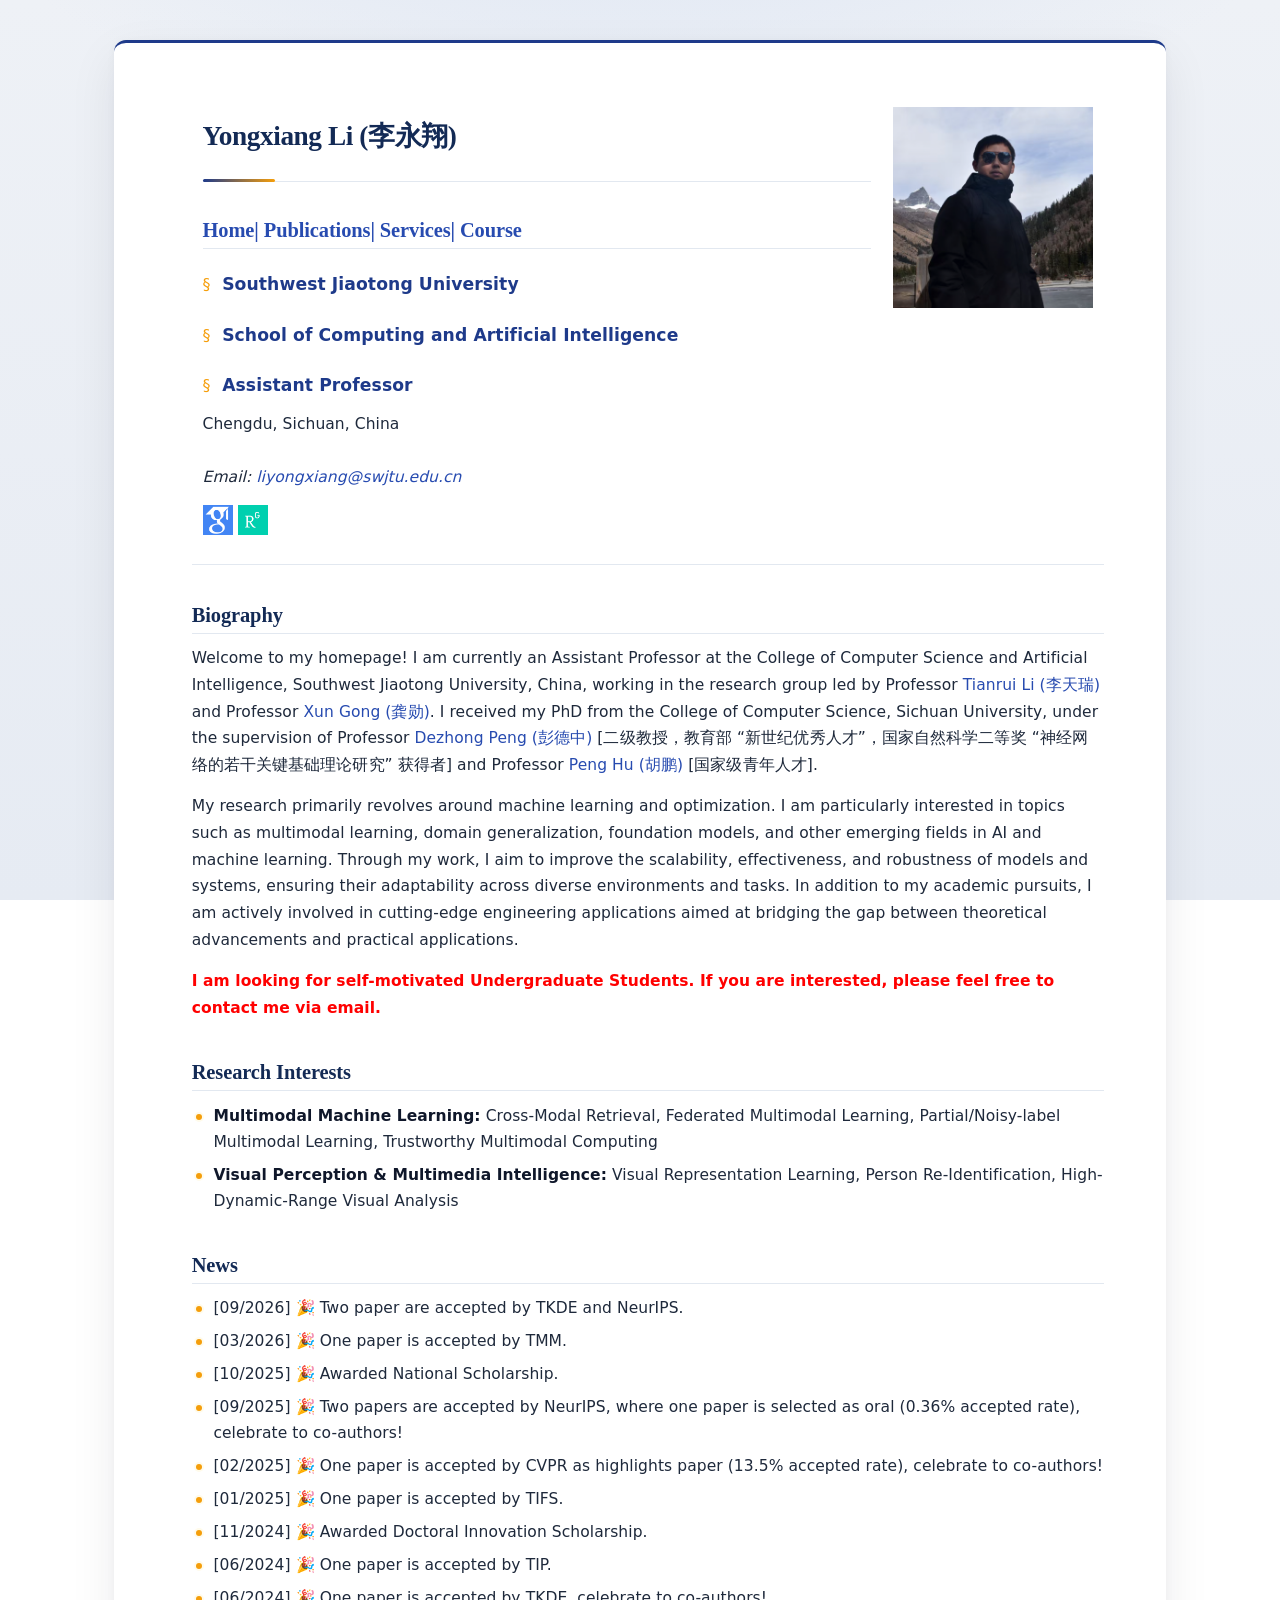
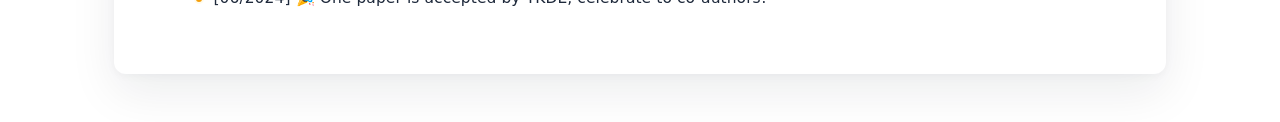
<file: index.html>
<!DOCTYPE html PUBLIC "-//W3C//DTD XHTML 1.1//EN"
  "http://www.w3.org/TR/xhtml11/DTD/xhtml11.dtd">
<html xmlns="http://www.w3.org/1999/xhtml" xml:lang="en">
<head>
<link rel="shortcut icon" href="myIcon.ico">
<meta http-equiv="Content-Type" content="text/html;charset=utf-8" />

<meta name="keywords" content="Yongxiang Li, Yongxiang Li, SWJTU, Southwest Jiaotong University (Chengdu), Sichuan University"> 
<meta name="description" content="Yongxiang Li&#39;s home page">

<link rel="stylesheet" href="jemdoc.css" type="text/css">
<title>Yongxiang Li · Homepage</title>
<!-- Google Analytics -->
<script>
(function(i,s,o,g,r,a,m){i['GoogleAnalyticsObject']=r;i[r]=i[r]||function(){
(i[r].q=i[r].q||[]).push(arguments)},i[r].l=1*new Date();a=s.createElement(o),
m=s.getElementsByTagName(o)[0];a.async=1;a.src=g;m.parentNode.insertBefore(a,m)
})(window,document,'script','https://www.google-analytics.com/analytics.js','ga');

ga('create', 'UA-159069803-1', 'auto');
ga('send', 'pageview');
</script>

<body>
<div id="layout-content" style="margin-top:25px">
 <!-- <a href="https://github.com/LYXRhythm" class="github-corner"><svg width="80" height="80" viewBox="0 0 250 250" style="fill:#FD6C6C; color:#fff; position: absolute; top: 0; border: 0; right: 0;"><path d="M0,0 L115,115 L130,115 L142,142 L250,250 L250,0 Z"></path><path d="M128.3,109.0 C113.8,99.7 119.0,89.6 119.0,89.6 C122.0,82.7 120.5,78.6 120.5,78.6 C119.2,72.0 123.4,76.3 123.4,76.3 C127.3,80.9 125.5,87.3 125.5,87.3 C122.9,97.6 130.6,101.9 134.4,103.2" fill="currentColor" style="transform-origin: 130px 106px;" class="octo-arm"></path><path d="M115.0,115.0 C114.9,115.1 118.7,116.5 119.8,115.4 L133.7,101.6 C136.9,99.2 139.9,98.4 142.2,98.6 C133.8,88.0 127.5,74.4 143.8,58.0 C148.5,53.4 154.0,51.2 159.7,51.0 C160.3,49.4 163.2,43.6 171.4,40.1 C171.4,40.1 176.1,42.5 178.8,56.2 C183.1,58.6 187.2,61.8 190.9,65.4 C194.5,69.0 197.7,73.2 200.1,77.6 C213.8,80.2 216.3,84.9 216.3,84.9 C212.7,93.1 206.9,96.0 205.4,96.6 C205.1,102.4 203.0,107.8 198.3,112.5 C181.9,128.9 168.3,122.5 157.7,114.1 C157.9,116.9 156.7,120.9 152.7,124.9 L141.0,136.5 C139.8,137.7 141.6,141.9 141.8,141.8 Z" fill="currentColor" class="octo-body"></path></svg></a><style>.github-corner:hover .octo-arm{animation:octocat-wave 560ms ease-in-out}@keyframes octocat-wave{0%,100%{transform:rotate(0)}20%,60%{transform:rotate(-25deg)}40%,80%{transform:rotate(10deg)}}@media (max-width:500px){.github-corner:hover .octo-arm{animation:none}.github-corner .octo-arm{animation:octocat-wave 560ms ease-in-out}}</style> -->

<table>
	<tbody>
		<tr>
			<td width="800">
				<div id="toptitle">					
					<h1>Yongxiang Li (李永翔)</h1><h1>
				</h1></div>

			    <div class="navbar-collapse collapse">
	                <h2>
			            <a href="https://lyxrhythm.github.io/index.html">Home|</a>
			            <a href="pages/Publication.html">Publications|</a>
			            <a href="pages/Services.html">Services|</a>  
						<a href="pages/Course.html">Course</a>  
	               </h2>
	            </div>    

				<h3> Southwest Jiaotong University </h3>
				<h3> School of Computing and Artificial Intelligence </h3>
				<h3> Assistant Professor </h3>
				<p>
				    
					Chengdu, Sichuan, China<br>
					<br>
	
					<em>Email: <a href="liyongxiang@swjtu.edu.cn">liyongxiang@swjtu.edu.cn</a></em> <br>
	
				</p>
				<p> 
					<a href="https://scholar.google.com/citations?hl=zh-CN&user=086_rlUAAAAJ&view_op=list_works&sortby=pubdate"><img src="./pic/google_scholar.png" height="30px" style="margin-bottom:-3px"></a>
					<a href="https://dblp.org/pid/83/2175.html"><img src="./pic/rg.png" height="30px" style="margin-bottom:-3px"></a>					
				</p>
			</td>
 			<td>
				<img src="./pic/lyx_profile.png" border="0" width="200"><br>
			</td>
		</tr><tr>
	</tr></tbody>
</table>

<h2>Biography </h2>
	<p>
		Welcome to my homepage! I am currently an Assistant Professor at the College of Computer Science and Artificial Intelligence, Southwest Jiaotong University, China, working in the research group led by Professor <a href="https://scholar.google.com/citations?user=CQ1HneMAAAAJ&hl=en">Tianrui Li (李天瑞)</a> and Professor <a href="https://faculty.swjtu.edu.cn/gongxun">Xun Gong (龚勋)</a>. I received my PhD from the College of Computer Science, Sichuan University, under the supervision of Professor <a href="https://dblp.org/pid/17/6253.html">Dezhong Peng (彭德中)</a> [二级教授，教育部 “新世纪优秀人才”，国家自然科学二等奖 “神经网络的若干关键基础理论研究” 获得者] and Professor <a href="https://penghu-cs.github.io/">Peng Hu (胡鹏)</a> [国家级青年人才].
	</p>
	<p>
	My research primarily revolves around machine learning and optimization. I am particularly interested in topics such as multimodal learning, domain generalization, foundation models, and other emerging fields in AI and machine learning. Through my work, I aim to improve the scalability, effectiveness, and robustness of models and systems, ensuring their adaptability across diverse environments and tasks. In addition to my academic pursuits, I am actively involved in cutting-edge engineering applications aimed at bridging the gap between theoretical advancements and practical applications.
	</p>
<!-- My current research interest lies at the intersection of artificial intelligence and robotics, mainly including multi-sensory learning, lifelong learning, 3D vision, robot perception, and multi-robot perception.  -->

 <p style="color: red; display: inline;"><b> I am looking for self-motivated Undergraduate Students. If you are interested, please feel free to contact me via email.</b> </p> 

</p>

  <h2>Research Interests</h2>
	<ul>
	  <li>
	    <strong>Multimodal Machine Learning:</strong> Cross-Modal Retrieval, Federated Multimodal Learning, Partial/Noisy-label Multimodal Learning, Trustworthy Multimodal Computing
	  </li>
	  <li>
	    <strong>Visual Perception & Multimedia Intelligence:</strong> Visual Representation Learning, Person Re-Identification, High-Dynamic-Range Visual Analysis
	  </li>
	</ul>

<h2>News</h2>
<ul>
	<li>
		[09/2026]  🎉 Two paper are accepted by TKDE and NeurIPS.
	</li>
	<li>
		[03/2026]  🎉 One paper is accepted by TMM.
	</li>
	<li>
		[10/2025]  🎉 Awarded National Scholarship.
	</li>
	<li>
		[09/2025]  🎉 Two papers are accepted by NeurIPS, where one paper is selected as oral (0.36% accepted rate), celebrate to co-authors!
	</li>
	<li>
		[02/2025]  🎉 One paper is accepted by CVPR as highlights paper (13.5% accepted rate), celebrate to co-authors!
	</li>
	<li>
		[01/2025]  🎉 One paper is accepted by TIFS.
	</li>
	<li>
		[11/2024]  🎉 Awarded Doctoral Innovation Scholarship.
	</li>
	<li>
		[06/2024]  🎉 One paper is accepted by TIP.
	</li>
	<li>
		[06/2024]  🎉 One paper is accepted by TKDE, celebrate to co-authors!
	</li>
</ul>

</ul>

</body></html>
</file>
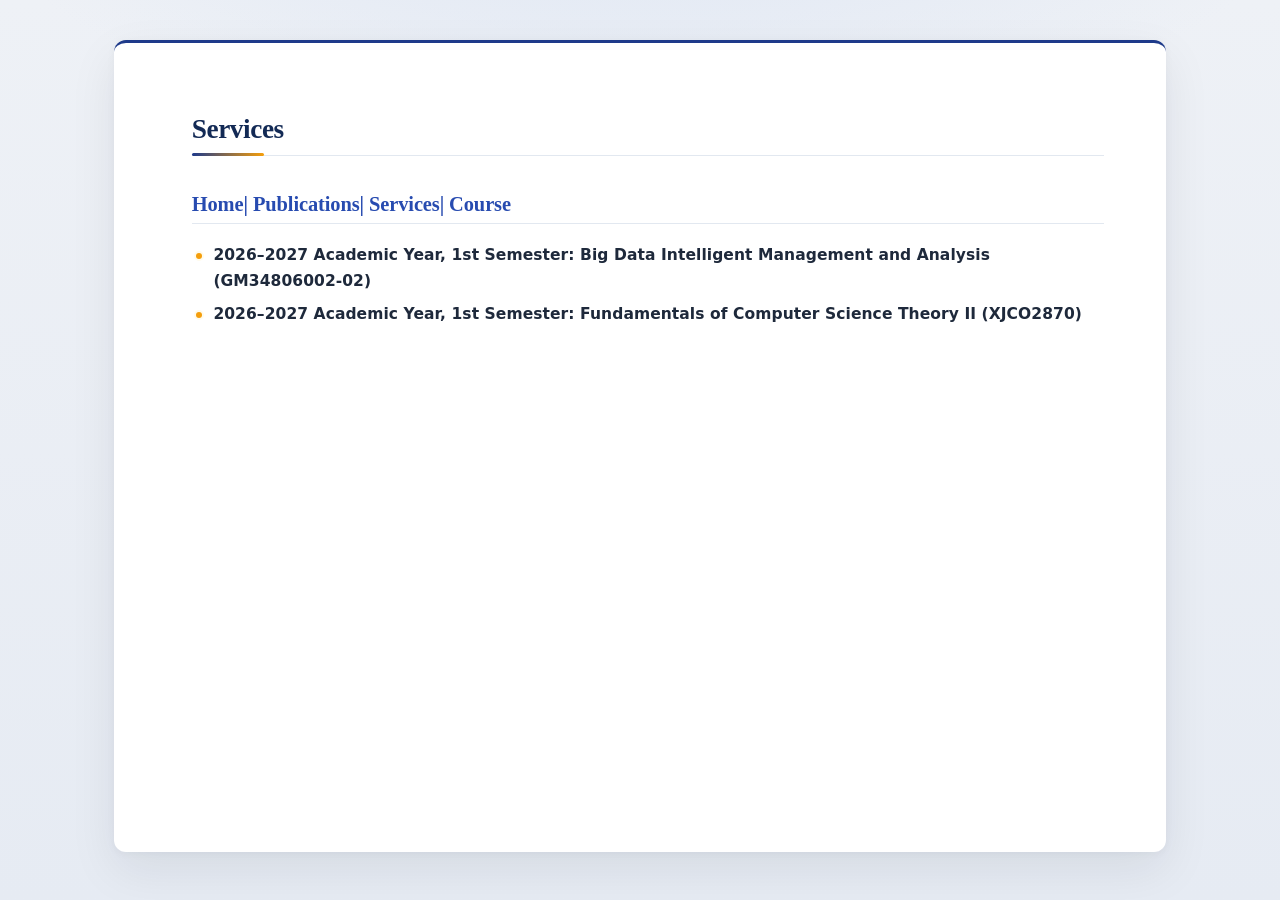
<file: pages/Course.html>
<html>
  <head>
    <meta http-equiv="Content-Type" content="text/html; charset=UTF-8">
    <link href='https://fonts.googleapis.com/css?family=Roboto:400,500,400italic,300italic,300,500italic,700,700italic,900,900italic' rel='stylesheet' type='text/css'>
    <link rel="stylesheet" href="https://lyxrhythm.github.io/jemdoc.css" type="text/css">
    
    <script async defer src="https://buttons.github.io/buttons.js"></script>
    <script>
      (function(i,s,o,g,r,a,m){i['GoogleAnalyticsObject']=r;i[r]=i[r]||function(){
        (i[r].q=i[r].q||[]).push(arguments)},i[r].l=1*new Date();a=s.createElement(o),
        m=s.getElementsByTagName(o)[0];a.async=1;a.src=g;m.parentNode.insertBefore(a,m)
      })(window,document,'script','https://www.google-analytics.com/analytics.js','ga');
    ga('create', 'UA-159069803-1', 'auto');
    ga('send', 'pageview');
    </script>

  </head>

  <body>
    
    <div id="layout-content" style="margin-top:25px">
      <table>
        <tbody>
          <div id="toptitle">
            <h1>Services</h1>
          </div>

          <div class="navbar-collapse collapse">
            <h2>
              <a href="https://lyxrhythm.github.io/index.html">Home|</a>
              <a href="Publication.html">Publications|</a>
              <a href="Services.html">Services|</a>  
              <a href="Course.html">Course</a>  
            </h2>
          </div>   

        </tbody>
      </table>
      
      <ul>
        <li>  
        <b>2026–2027 Academic Year, 1st Semester: Big Data Intelligent Management and Analysis (GM34806002-02) </b><br>
        </li>
        <li>  
        <b>2026–2027 Academic Year, 1st Semester: Fundamentals of Computer Science Theory II (XJCO2870) </b><br>
        </li>
      </ul>

    </div>
  </body>
</html>
</file>
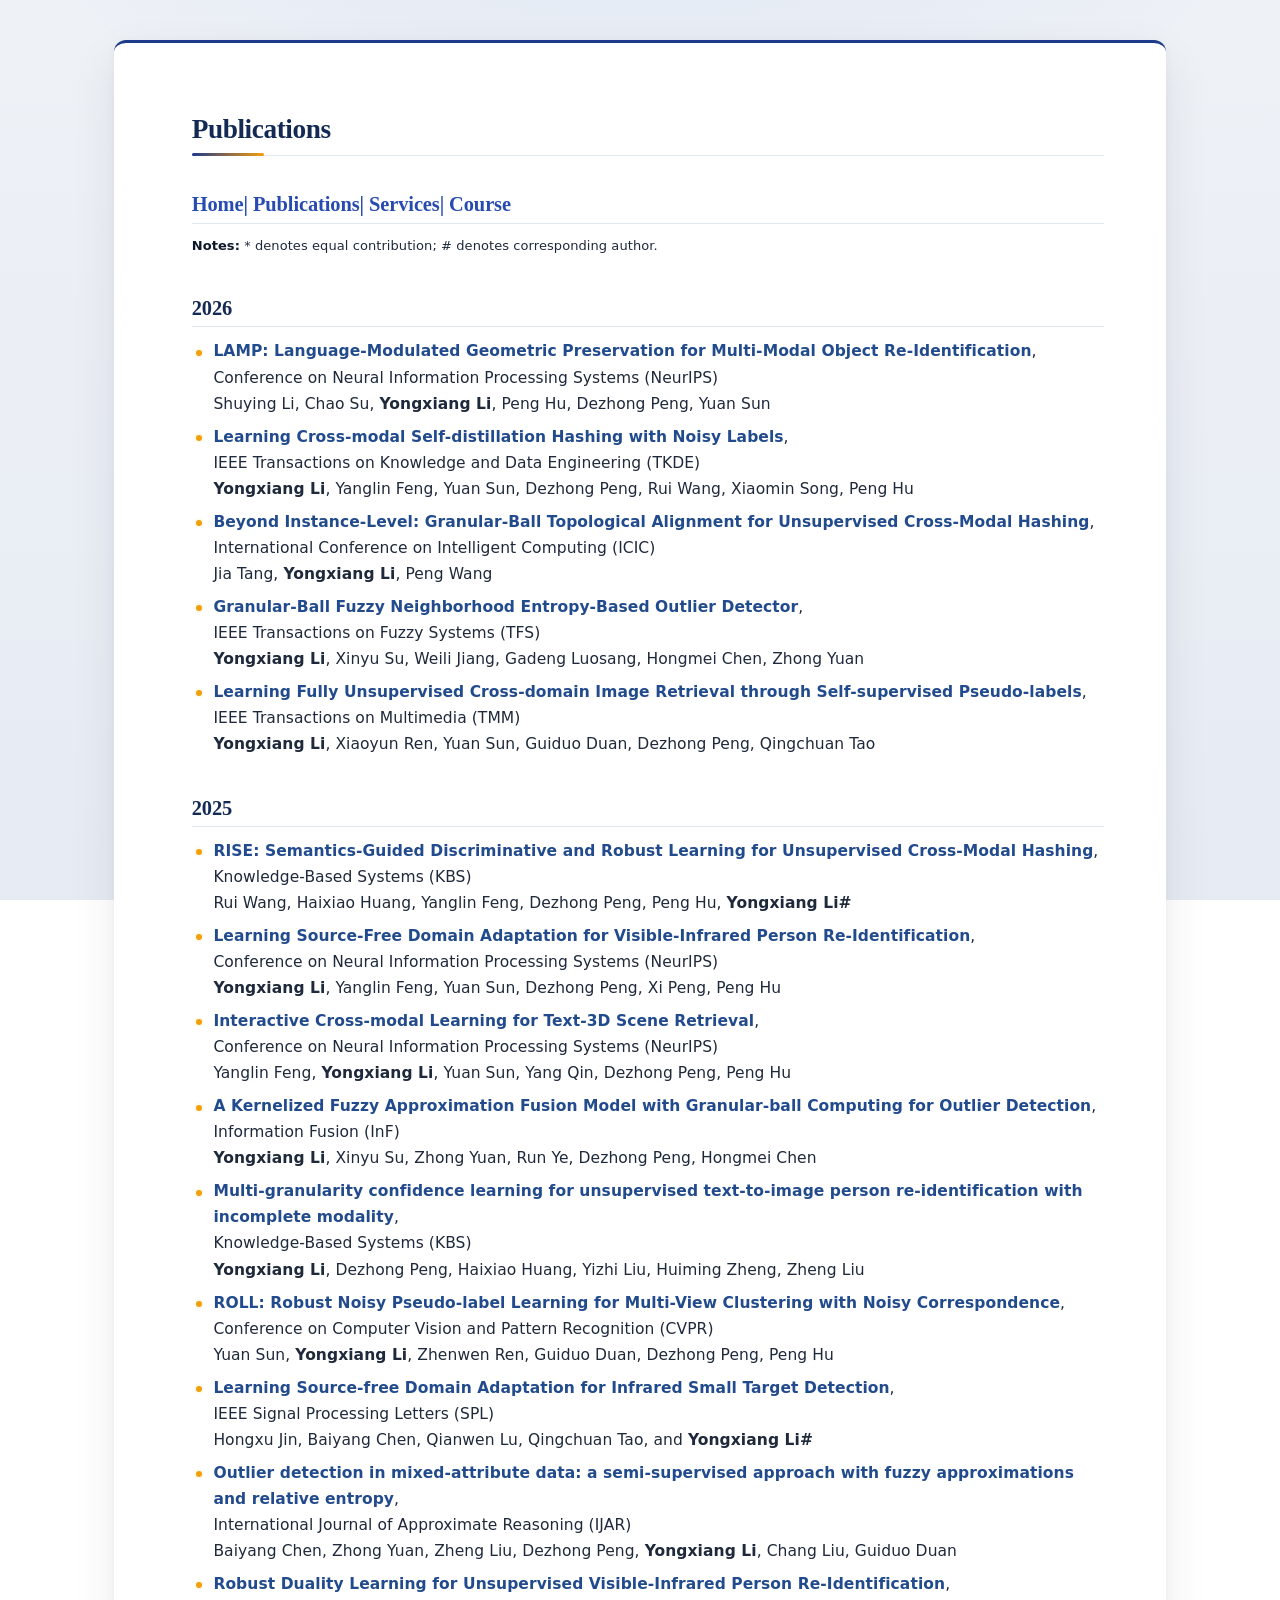
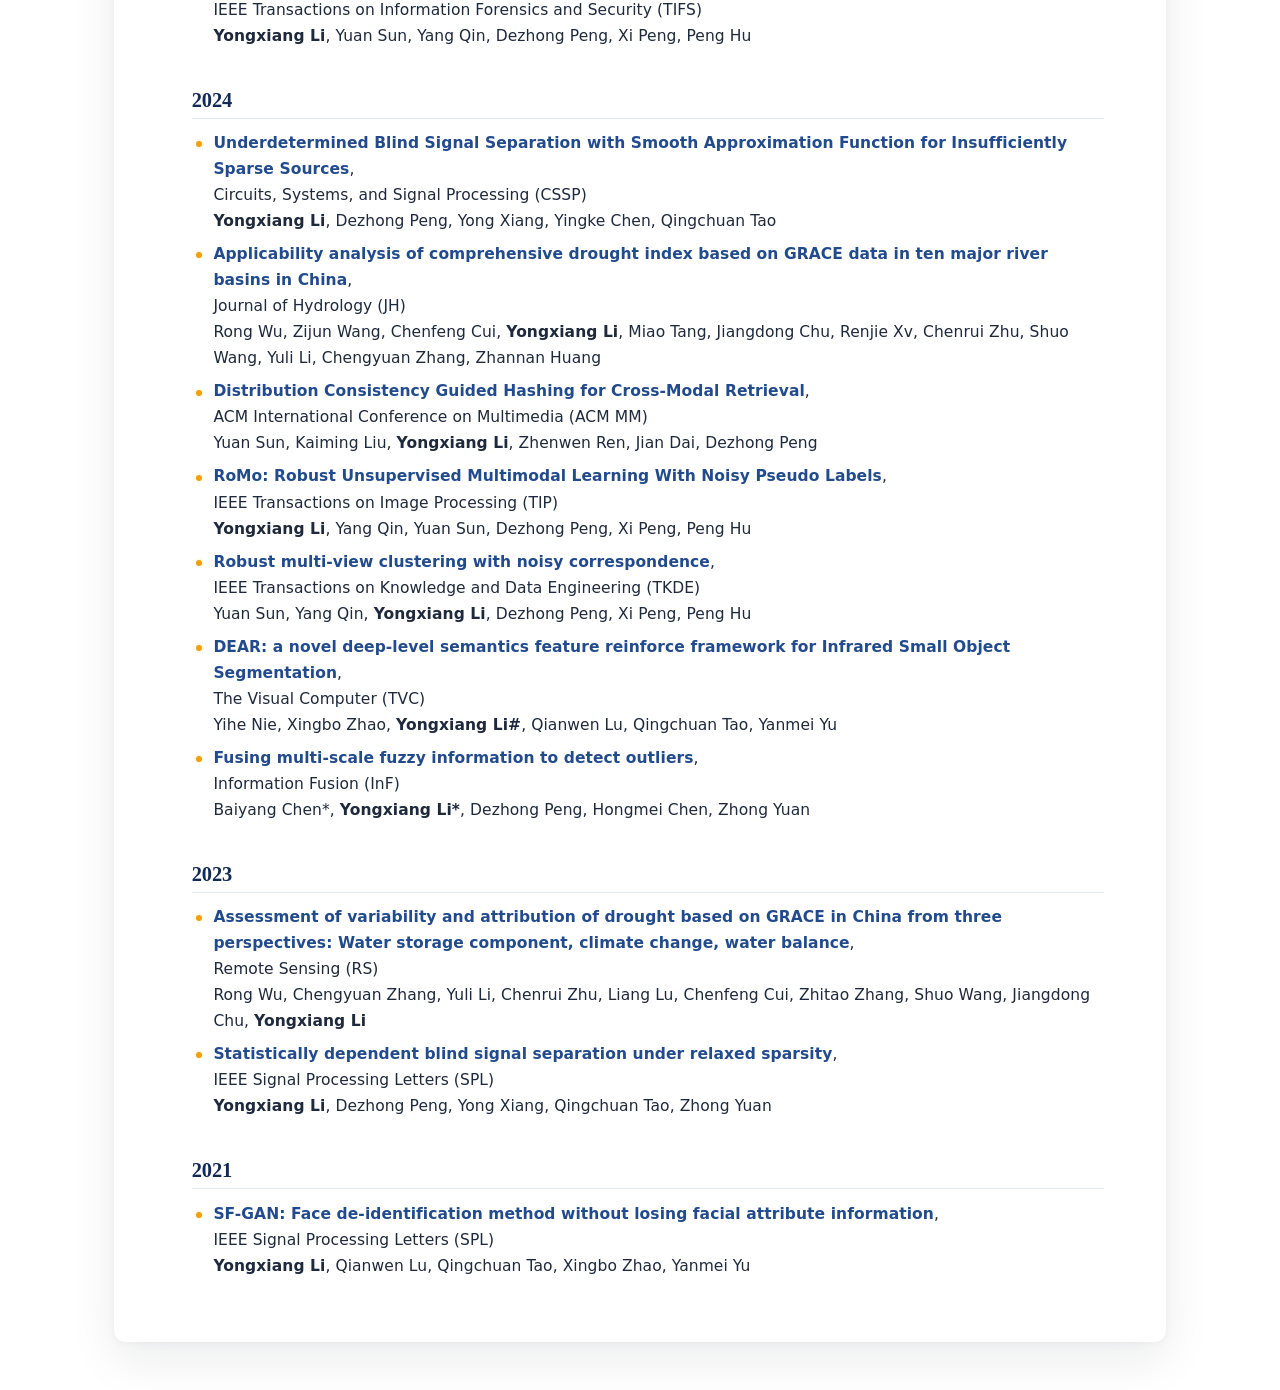
<file: pages/Publication.html>
<html>
   <head>
     <meta http-equiv="Content-Type" content="text/html; charset=UTF-8">
     <link href='https://fonts.googleapis.com/css?family=Roboto:400,500,400italic,300italic,300,500italic,700,700italic,900,900italic' rel='stylesheet' type='text/css'>
     <link rel="stylesheet" href="https://lyxrhythm.github.io/jemdoc.css" type="text/css">
          <script async defer src="https://buttons.github.io/buttons.js"></script>
     <script>
       (function(i,s,o,g,r,a,m){i['GoogleAnalyticsObject']=r;i[r]=i[r]||function(){
         (i[r].q=i[r].q||[]).push(arguments)},i[r].l=1*new Date();a=s.createElement(o),
         m=s.getElementsByTagName(o)[0];a.async=1;a.src=g;m.parentNode.insertBefore(a,m)
       })(window,document,'script','https://www.google-analytics.com/analytics.js','ga');
     ga('create', 'UA-159069803-1', 'auto');
     ga('send', 'pageview');
     </script>
    </head>
    <body>
          <div id="layout-content" style="margin-top:25px">
       <table>
         <tbody>
           <div id="toptitle">
             <h1>Publications</h1>
           </div>
            <div class="navbar-collapse collapse">
             <h2>
               <a href="https://lyxrhythm.github.io/index.html">Home|</a>
               <a href="Publication.html">Publications|</a>
               <a href="Services.html">Services|</a>  
               <a href="Course.html">Course</a>  
               </h2>
           </div>
             </tbody>
       </table>
<div style="font-size: 13px; margin-bottom:1em;">
    <strong>Notes:</strong> * denotes equal contribution; # denotes corresponding author.
</div>
<h2>2026</h2>
<ul>
    <li>
        <span style="color:#224b8d; font-weight:bold;">LAMP: Language-Modulated Geometric Preservation for Multi-Modal Object Re-Identification</span>, <br>
        Conference on Neural Information Processing Systems (NeurIPS) <br>
        Shuying Li, Chao Su, <b>Yongxiang Li</b>, Peng Hu, Dezhong Peng, Yuan Sun
    </li>
    <li>
        <span style="color:#224b8d; font-weight:bold;">Learning Cross-modal Self-distillation Hashing with Noisy Labels</span>, <br>
        IEEE Transactions on Knowledge and Data Engineering (TKDE) <br>
        <b>Yongxiang Li</b>, Yanglin Feng, Yuan Sun, Dezhong Peng, Rui Wang, Xiaomin Song, Peng Hu
    </li>
    <li>
        <span style="color:#224b8d; font-weight:bold;">Beyond Instance-Level: Granular-Ball Topological Alignment for Unsupervised Cross-Modal Hashing</span>, <br>
        International Conference on Intelligent Computing (ICIC) <br>
        Jia Tang, <b>Yongxiang Li</b>, Peng Wang
    </li>
    <li>
        <span style="color:#224b8d; font-weight:bold;">Granular-Ball Fuzzy Neighborhood Entropy-Based Outlier Detector</span>, <br>
        IEEE Transactions on Fuzzy Systems (TFS) <br>
        <b>Yongxiang Li</b>, Xinyu Su, Weili Jiang, Gadeng Luosang, Hongmei Chen, Zhong Yuan
    </li>
    <li>
        <span style="color:#224b8d; font-weight:bold;">Learning Fully Unsupervised Cross-domain Image Retrieval through Self-supervised Pseudo-labels</span>, <br>
        IEEE Transactions on Multimedia (TMM) <br>
        <b>Yongxiang Li</b>, Xiaoyun Ren, Yuan Sun, Guiduo Duan, Dezhong Peng, Qingchuan Tao
    </li>
</ul>
<h2>2025</h2>
<ul>
    <li>
        <span style="color:#224b8d; font-weight:bold;">RISE: Semantics-Guided Discriminative and Robust Learning for Unsupervised Cross-Modal Hashing</span>, <br>
        Knowledge-Based Systems (KBS) <br>
        Rui Wang, Haixiao Huang, Yanglin Feng, Dezhong Peng, Peng Hu, <b>Yongxiang Li#</b>
    </li>
    <li>
        <span style="color:#224b8d; font-weight:bold;">Learning Source-Free Domain Adaptation for Visible-Infrared Person Re-Identification</span>, <br>
        Conference on Neural Information Processing Systems (NeurIPS) <br>
        <b>Yongxiang Li</b>, Yanglin Feng, Yuan Sun, Dezhong Peng, Xi Peng, Peng Hu
    </li>
    <li>
        <span style="color:#224b8d; font-weight:bold;">Interactive Cross-modal Learning for Text-3D Scene Retrieval</span>, <br>
        Conference on Neural Information Processing Systems (NeurIPS) <br>
        Yanglin Feng, <b>Yongxiang Li</b>, Yuan Sun, Yang Qin, Dezhong Peng, Peng Hu
    </li>
    <li>
        <span style="color:#224b8d; font-weight:bold;">A Kernelized Fuzzy Approximation Fusion Model with Granular-ball Computing for Outlier Detection</span>, <br>
        Information Fusion (InF) <br>
        <b>Yongxiang Li</b>, Xinyu Su, Zhong Yuan, Run Ye, Dezhong Peng, Hongmei Chen
    </li>
    <li>
        <span style="color:#224b8d; font-weight:bold;">Multi-granularity confidence learning for unsupervised text-to-image person re-identification with incomplete modality</span>, <br>
        Knowledge-Based Systems (KBS) <br>
        <b>Yongxiang Li</b>, Dezhong Peng, Haixiao Huang, Yizhi Liu, Huiming Zheng, Zheng Liu
    </li>
    <li>
        <span style="color:#224b8d; font-weight:bold;">ROLL: Robust Noisy Pseudo-label Learning for Multi-View Clustering with Noisy Correspondence</span>, <br>
        Conference on Computer Vision and Pattern Recognition (CVPR) <br>
        Yuan Sun, <b>Yongxiang Li</b>, Zhenwen Ren, Guiduo Duan, Dezhong Peng, Peng Hu
    </li>
    <li>
        <span style="color:#224b8d; font-weight:bold;">Learning Source-free Domain Adaptation for Infrared Small Target Detection</span>, <br>
        IEEE Signal Processing Letters (SPL) <br>
        Hongxu Jin, Baiyang Chen, Qianwen Lu, Qingchuan Tao, and <b>Yongxiang Li#</b>
    </li>
    <li>
        <span style="color:#224b8d; font-weight:bold;">Outlier detection in mixed-attribute data: a semi-supervised approach with fuzzy approximations and relative entropy</span>, <br>
        International Journal of Approximate Reasoning (IJAR) <br>
        Baiyang Chen, Zhong Yuan, Zheng Liu, Dezhong Peng, <b>Yongxiang Li</b>, Chang Liu, Guiduo Duan
    </li>
    <li>
        <span style="color:#224b8d; font-weight:bold;">Robust Duality Learning for Unsupervised Visible-Infrared Person Re-Identification</span>, <br>
        IEEE Transactions on Information Forensics and Security (TIFS) <br>
        <b>Yongxiang Li</b>, Yuan Sun, Yang Qin, Dezhong Peng, Xi Peng, Peng Hu
    </li>
</ul>
<h2>2024</h2>
<ul>
    <li>
        <span style="color:#224b8d; font-weight:bold;">Underdetermined Blind Signal Separation with Smooth Approximation Function for Insufficiently Sparse Sources</span>, <br>
        Circuits, Systems, and Signal Processing (CSSP) <br>
        <b>Yongxiang Li</b>, Dezhong Peng, Yong Xiang, Yingke Chen, Qingchuan Tao
    </li>
    <li>
        <span style="color:#224b8d; font-weight:bold;">Applicability analysis of comprehensive drought index based on GRACE data in ten major river basins in China</span>, <br>
        Journal of Hydrology (JH) <br>
        Rong Wu, Zijun Wang, Chenfeng Cui, <b>Yongxiang Li</b>, Miao Tang, Jiangdong Chu, Renjie Xv, Chenrui Zhu, Shuo Wang, Yuli Li, Chengyuan Zhang, Zhannan Huang
    </li>
    <li>
        <span style="color:#224b8d; font-weight:bold;">Distribution Consistency Guided Hashing for Cross-Modal Retrieval</span>, <br>
        ACM International Conference on Multimedia (ACM MM) <br>
        Yuan Sun, Kaiming Liu, <b>Yongxiang Li</b>, Zhenwen Ren, Jian Dai, Dezhong Peng
    </li>
    <li>
        <span style="color:#224b8d; font-weight:bold;">RoMo: Robust Unsupervised Multimodal Learning With Noisy Pseudo Labels</span>, <br>
        IEEE Transactions on Image Processing (TIP) <br>
        <b>Yongxiang Li</b>, Yang Qin, Yuan Sun, Dezhong Peng, Xi Peng, Peng Hu
    </li>
    <li>
        <span style="color:#224b8d; font-weight:bold;">Robust multi-view clustering with noisy correspondence</span>, <br>
        IEEE Transactions on Knowledge and Data Engineering (TKDE) <br>
        Yuan Sun, Yang Qin, <b>Yongxiang Li</b>, Dezhong Peng, Xi Peng, Peng Hu
    </li>
    <li>
        <span style="color:#224b8d; font-weight:bold;">DEAR: a novel deep-level semantics feature reinforce framework for Infrared Small Object Segmentation</span>, <br>
        The Visual Computer (TVC) <br>
        Yihe Nie, Xingbo Zhao, <b>Yongxiang Li#</b>, Qianwen Lu, Qingchuan Tao, Yanmei Yu
    </li>
    <li>
        <span style="color:#224b8d; font-weight:bold;">Fusing multi-scale fuzzy information to detect outliers</span>, <br>
        Information Fusion (InF) <br>
        Baiyang Chen*, <b>Yongxiang Li*</b>, Dezhong Peng, Hongmei Chen, Zhong Yuan
    </li>
</ul>
<h2>2023</h2>
<ul>
    <li>
        <span style="color:#224b8d; font-weight:bold;">Assessment of variability and attribution of drought based on GRACE in China from three perspectives: Water storage component, climate change, water balance</span>, <br>
        Remote Sensing (RS) <br>
        Rong Wu, Chengyuan Zhang, Yuli Li, Chenrui Zhu, Liang Lu, Chenfeng Cui, Zhitao Zhang, Shuo Wang, Jiangdong Chu, <b>Yongxiang Li</b>
    </li>
    <li>
        <span style="color:#224b8d; font-weight:bold;">Statistically dependent blind signal separation under relaxed sparsity</span>, <br>
        IEEE Signal Processing Letters (SPL) <br>
        <b>Yongxiang Li</b>, Dezhong Peng, Yong Xiang, Qingchuan Tao, Zhong Yuan
    </li>
</ul>
<h2>2021</h2>
<ul>
    <li>
        <span style="color:#224b8d; font-weight:bold;">SF-GAN: Face de-identification method without losing facial attribute information</span>, <br>
        IEEE Signal Processing Letters (SPL)<br>
        <b>Yongxiang Li</b>, Qianwen Lu, Qingchuan Tao, Xingbo Zhao, Yanmei Yu
    </li>
</ul>
            </div>
   </body>
 </html>
</file>
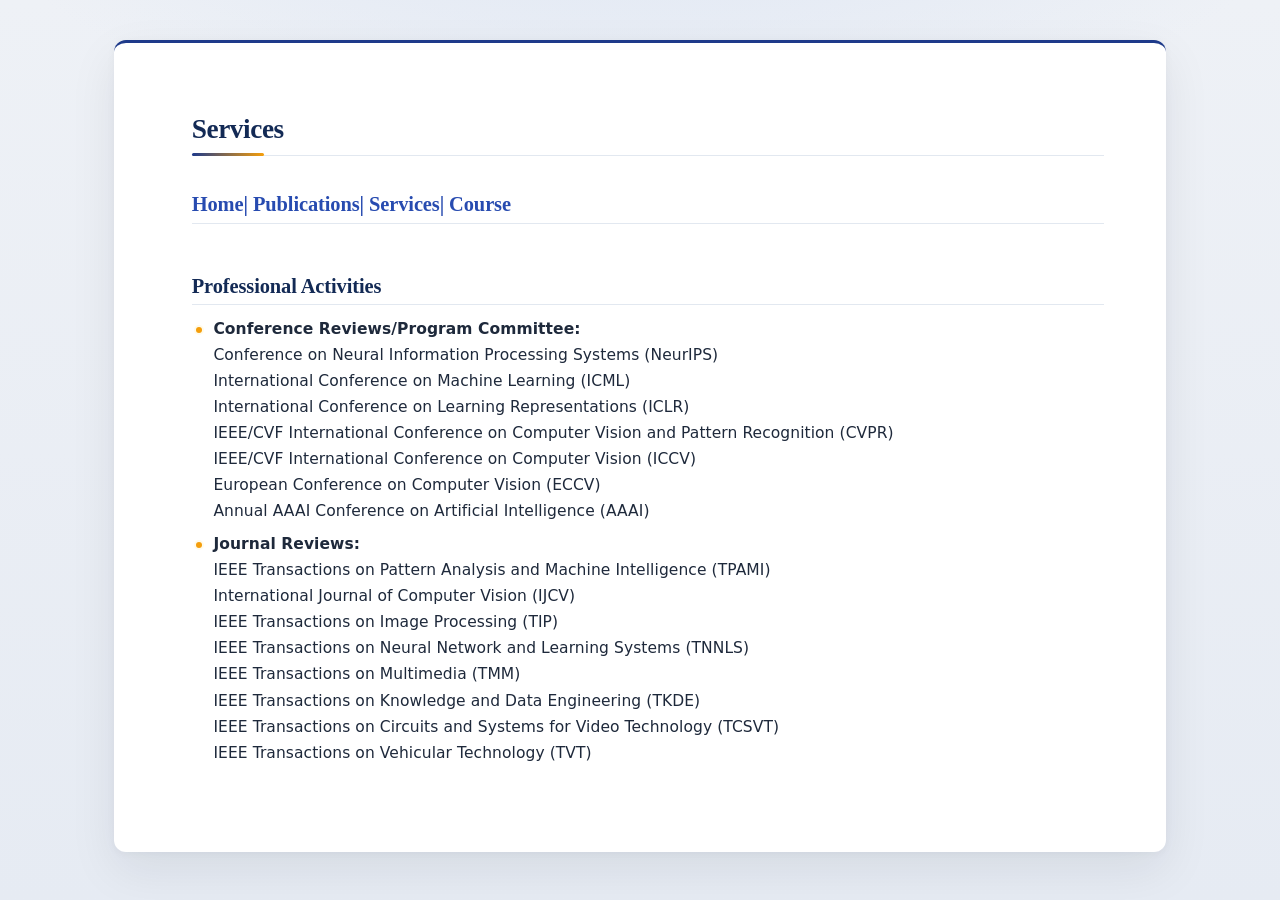
<file: pages/Services.html>
<html>
  <head>
    <meta http-equiv="Content-Type" content="text/html; charset=UTF-8">
    <link href='https://fonts.googleapis.com/css?family=Roboto:400,500,400italic,300italic,300,500italic,700,700italic,900,900italic' rel='stylesheet' type='text/css'>
    <link rel="stylesheet" href="https://lyxrhythm.github.io/jemdoc.css" type="text/css">
    
    <script async defer src="https://buttons.github.io/buttons.js"></script>
    <script>
      (function(i,s,o,g,r,a,m){i['GoogleAnalyticsObject']=r;i[r]=i[r]||function(){
        (i[r].q=i[r].q||[]).push(arguments)},i[r].l=1*new Date();a=s.createElement(o),
        m=s.getElementsByTagName(o)[0];a.async=1;a.src=g;m.parentNode.insertBefore(a,m)
      })(window,document,'script','https://www.google-analytics.com/analytics.js','ga');
    ga('create', 'UA-159069803-1', 'auto');
    ga('send', 'pageview');
    </script>

  </head>

  <body>
    
    <div id="layout-content" style="margin-top:25px">
      <table>
        <tbody>
          <div id="toptitle">
            <h1>Services</h1>
          </div>

          <div class="navbar-collapse collapse">
            <h2>
              <a href="https://lyxrhythm.github.io/index.html">Home|</a>
              <a href="Publication.html">Publications|</a>
              <a href="Services.html">Services|</a>  
              <a href="Course.html">Course</a>  
            </h2>
          </div>   

        </tbody>
      </table>
      
    

<h2>Professional Activities</h2>
<ul>
  <li>  
  <b>Conference Reviews/Program Committee:</b><br>
  Conference on Neural Information Processing Systems (NeurIPS) <br>
  International Conference on Machine Learning (ICML) <br>
  International Conference on Learning Representations (ICLR) <br>
  IEEE/CVF International Conference on Computer Vision and Pattern Recognition (CVPR) <br>
  IEEE/CVF International Conference on Computer Vision (ICCV) <br>
  European Conference on Computer Vision (ECCV) <br>
  Annual AAAI Conference on Artificial Intelligence (AAAI)<br> 
  </li>

  <li>  
  <b>Journal Reviews:</b><br>
  IEEE Transactions on Pattern Analysis and Machine Intelligence (TPAMI) <br>
  International Journal of Computer Vision (IJCV) <br>
  IEEE Transactions on Image Processing (TIP) <br>
  IEEE Transactions on Neural Network and Learning Systems (TNNLS) <br>
  IEEE Transactions on Multimedia (TMM) <br>
  IEEE Transactions on Knowledge and Data Engineering (TKDE) <br>
  IEEE Transactions on Circuits and Systems for Video Technology (TCSVT) <br>
  IEEE Transactions on Vehicular Technology (TVT) <br>
  </li>
</ul>

    </div>
  </body>
</html>
</file>
<file: jemdoc.css>
/* ============================================================
   学术论文版式 · 精装版
   深靛蓝 / 琥珀学术配色 · 衬线标题 + 无衬线正文
   ============================================================ */

:root {
  --ink-900: #0f172a;
  --ink-800: #1e293b;
  --ink-700: #334155;
  --ink-600: #475569;
  --ink-500: #64748b;
  --ink-400: #94a3b8;
  --ink-300: #cbd5e1;
  --ink-200: #e2e8f0;
  --ink-100: #f1f5f9;
  --ink-50:  #f8fafc;

  --paper:   #ffffff;
  --canvas:  #eef1f6;

  --navy-900: #0b1e3f;
  --navy-800: #132a55;
  --navy-700: #1e3a8a;
  --navy-600: #274bb0;
  --navy-500: #3b5bd9;

  --amber-700: #b45309;
  --amber-600: #d97706;
  --amber-500: #f59e0b;
  --amber-100: #fef3c7;
  --amber-50:  #fffbeb;

  --teal-600: #0f766e;

  --shadow-sm: 0 1px 2px rgba(15, 23, 42, 0.04);
  --shadow-md: 0 4px 16px rgba(15, 23, 42, 0.06), 0 1px 3px rgba(15, 23, 42, 0.04);
  --shadow-lg: 0 18px 48px rgba(15, 23, 42, 0.08), 0 2px 8px rgba(15, 23, 42, 0.04);

  --radius-sm: 4px;
  --radius-md: 8px;
  --radius-lg: 12px;
}

/* ---------- 基础排版 ---------- */

table#tlayout {
  border: none;
  border-collapse: separate;
  background: var(--paper);
}

html {
  background:
    radial-gradient(1200px 600px at 50% -200px, #dbe4f3 0%, transparent 60%),
    linear-gradient(180deg, var(--canvas) 0%, #e6ebf3 100%);
  background-attachment: fixed;
}

body {
  font-family: "Inter", "Helvetica Neue", "Segoe UI", system-ui, -apple-system, "PingFang SC", "Microsoft YaHei", sans-serif;
  color: var(--ink-800);
  background-color: var(--paper);
  text-align: left;
  margin-top: 40px;
  margin-bottom: 48px;
  margin-left: auto;
  margin-right: auto;
  padding-left: 56px;
  padding-right: 56px;
  padding-top: 28px;
  padding-bottom: 48px;
  max-width: 940px;
  font-size: 15.5px;
  font-weight: 400;
  line-height: 1.72;
  letter-spacing: 0.005em;
  box-shadow: var(--shadow-lg);
  border-radius: var(--radius-lg);
  border-top: 3px solid var(--navy-700);
  -webkit-font-smoothing: antialiased;
  text-rendering: optimizeLegibility;
}

/* ---------- 左侧菜单 ---------- */

#layout-menu {
  background: linear-gradient(180deg, #fbfcfe 0%, #f3f6fb 100%);
  border: 1px solid var(--ink-200);
  border-radius: var(--radius-md);
  padding: 0.8em 12px 0.8em 12px;
  font-size: 0.94em;
  width: auto;
  white-space: nowrap;
  text-align: left;
  vertical-align: top;
  box-shadow: var(--shadow-sm);
}

#layout-menu td {
  background: transparent;
  vertical-align: top;
}

#layout-content {
  padding-top: 0.2em;
  padding-left: 1.4em;
  padding-right: 0.4em;
  border: none;
  background: transparent;
  text-align: left;
  vertical-align: top;
}

#layout-menu a {
  line-height: 1.7em;
  margin-left: 0.4em;
  transition: color 0.18s ease, padding-left 0.18s ease;
}

tt {
  background: var(--amber-50);
  border: 1px solid var(--amber-100);
  border-radius: 3px;
  padding: 0.05em 0.35em;
}

pre, tt {
  font-size: 90%;
  font-family: "JetBrains Mono", "SF Mono", "Monaco", "Menlo", "Consolas", monospace;
}

a, a > tt {
  color: var(--navy-600);
  text-decoration: none;
  border-bottom: 1px solid transparent;
  transition: color 0.18s ease, border-color 0.18s ease;
}

a:hover {
  color: var(--amber-700);
  border-bottom: 1px solid var(--amber-500);
}

#layout-menu a.current:link,
#layout-menu a.current:visited {
  color: var(--navy-800);
  font-weight: 600;
  border-bottom: 1px solid var(--amber-500);
}

#layout-menu a:link,
#layout-menu a:visited {
  color: var(--ink-600);
  text-decoration: none;
}

#layout-menu a:hover {
  color: var(--navy-700);
  padding-left: 3px;
}

div.menu-category {
  border-bottom: 1px solid var(--ink-200);
  margin-top: 1em;
  padding-top: 0.4em;
  padding-bottom: 0.25em;
  font-weight: 600;
  font-size: 0.92em;
  letter-spacing: 0.06em;
  text-transform: uppercase;
  color: var(--ink-500);
}

div.menu-item {
  padding-left: 16px;
  text-indent: -16px;
}

/* ---------- 标题 ---------- */

div#toptitle {
  padding-bottom: 0.4em;
  margin-bottom: 1.8em;
  border-bottom: 1px solid var(--ink-200);
  position: relative;
}

div#toptitle::after {
  content: "";
  position: absolute;
  left: 0;
  bottom: -1px;
  width: 72px;
  height: 3px;
  background: linear-gradient(90deg, var(--navy-700), var(--amber-500));
  border-radius: 3px;
}

div#toptitle + h2,
div#toptitle + h3 {
  margin-top: 0em;
}

div#subtitle {
  margin-top: 0.2em;
  margin-bottom: 0.0em;
  padding-top: 0em;
  padding-bottom: 0.1em;
  color: var(--ink-500);
  font-style: italic;
  letter-spacing: 0.01em;
}

em { font-style: italic; }
strong { font-weight: 600; color: var(--ink-900); }

h1, h2, h3 {
  color: var(--navy-800);
  margin-top: 0.9em;
  margin-bottom: 0.55em;
  padding-bottom: 0.3em;
  line-height: 1.18;
  padding-top: 0.55em;
  border-bottom: 1px solid var(--ink-200);
  letter-spacing: -0.005em;
}

h1 {
  font-family: "Source Serif 4", "Georgia", "Songti SC", serif;
  font-size: 176%;
  padding-bottom: 0.4em;
  font-weight: 700;
  letter-spacing: -0.015em;
}

h2 {
  font-family: "Source Serif 4", "Georgia", "Songti SC", serif;
  padding-top: 1em;
  font-size: 132%;
  font-weight: 700;
}

h2 + h3 {
  padding-top: 0.2em;
}

h3 {
  font-size: 111%;
  border-bottom: none;
  font-weight: 600;
  color: var(--navy-700);
  letter-spacing: 0.005em;
}

h3::before {
  content: "§";
  color: var(--amber-500);
  margin-right: 0.35em;
  font-weight: 500;
  font-size: 0.92em;
}

/* ---------- 正文 ---------- */

p {
  margin-top: 0.0em;
  margin-bottom: 0.95em;
  padding: 0;
  line-height: 1.72;
  color: var(--ink-800);
}

pre {
  padding: 0;
  margin: 0;
}

/* ---------- 列表 ---------- */

ul, ol, dl {
  margin-top: 0.25em;
  padding-top: 0;
  margin-bottom: 0.95em;
}

dt {
  margin-top: 0.6em;
  margin-bottom: 0;
  font-weight: 600;
  color: var(--navy-700);
}

dl {
  margin-left: 22px;
}

dd {
  color: var(--ink-700);
}

dd > *:first-child {
  margin-top: 0;
}

ul {
  list-style-position: outside;
  list-style-type: none;
  padding-left: 1.2em;
}

ul > li {
  position: relative;
  padding-left: 0.2em;
}

ul > li::before {
  content: "";
  position: absolute;
  left: -0.95em;
  top: 0.72em;
  width: 6px;
  height: 6px;
  background: var(--amber-500);
  border-radius: 50%;
  box-shadow: 0 0 0 2px var(--amber-50);
}

p + ul, p + ol {
  margin-top: -0.4em;
}

li {
  margin-top: 0.45em;
  line-height: 1.68;
}

ol {
  list-style-position: outside;
  list-style-type: decimal;
  padding-left: 1.4em;
}

ol > li::marker {
  color: var(--navy-600);
  font-weight: 600;
}

li p, dd p {
  margin-bottom: 0.3em;
}

ol ol { list-style-type: lower-alpha; }
ol ol ol { list-style-type: lower-roman; }

/* ---------- 代码块 / 信息块 ---------- */

p + div.codeblock {
  margin-top: -0.6em;
}

div.codeblock, div.infoblock {
  margin-right: 0%;
  margin-top: 1.3em;
  margin-bottom: 1.4em;
}

div.blocktitle {
  font-weight: 600;
  color: var(--amber-700);
  margin-top: 1.3em;
  margin-bottom: 0.15em;
  font-size: 0.92em;
  letter-spacing: 0.05em;
  text-transform: uppercase;
}

div.blockcontent {
  border: 1px solid var(--ink-200);
  padding: 0.7em 0.9em;
  border-radius: var(--radius-md);
  background: var(--paper);
  box-shadow: var(--shadow-sm);
}

div.infoblock > div.blockcontent {
  background: linear-gradient(180deg, var(--amber-50) 0%, #fffdf5 100%);
  border-left: 3px solid var(--amber-500);
}

div.blockcontent p + ul,
div.blockcontent p + ol {
  margin-top: 0.4em;
}

div.infoblock p {
  margin-bottom: 0em;
}

div.infoblock li p,
div.infoblock dd p {
  margin-bottom: 0.5em;
}

div.infoblock p + p {
  margin-top: 0.8em;
}

div.codeblock > div.blockcontent {
  background: linear-gradient(180deg, #f8fafc 0%, #f1f5f9 100%);
  border-left: 3px solid var(--navy-600);
  font-family: "JetBrains Mono", "SF Mono", monospace;
}

/* ---------- 语法高亮 ---------- */

span.pycommand { color: var(--navy-700); font-weight: 600; }
span.statement { color: var(--teal-600); }
span.builtin   { color: var(--navy-800); }
span.special   { color: #9f1239; }
span.operator  { color: #9f1239; }
span.error     { color: #b91c1c; }
span.comment, span.comment > *,
span.string, span.string > * { color: var(--ink-500); font-style: italic; }

/* ---------- 表格 ---------- */

table + table {
  margin-top: 1em;
}

tr.heading {
  font-weight: 600;
  border-bottom: 2px solid var(--navy-700);
  color: var(--navy-800);
  background: var(--ink-50);
}

table {
  border-collapse: collapse;
  width: 100%;
}

th, td {
  padding: 0.5em 0.7em;
  border-bottom: 1px solid var(--ink-200);
  vertical-align: top;
}

th {
  text-align: left;
  font-weight: 600;
  color: var(--navy-800);
  background: var(--ink-50);
}

tbody tr:hover {
  background: var(--amber-50);
  transition: background 0.15s ease;
}

/* ---------- 图片与公式 ---------- */

img { border: none; }

table.imgtable, table.imgtable td {
  border: none;
  text-align: left;
}

img.eq {
  padding: 0 0.1em;
  margin: 0;
}

img.eqwl {
  padding-left: 2em;
  padding-top: 0.6em;
  padding-bottom: 0.2em;
  margin: 0;
}

/* ---------- 页脚 ---------- */

div#footer {
  font-size: small;
  border-top: 1px solid var(--ink-200);
  padding-top: 0.6em;
  margin-top: 4.4em;
  color: var(--ink-400);
  letter-spacing: 0.02em;
}

div#footer a {
  color: var(--ink-500);
}

div#footer-text {
  float: left;
  padding-bottom: 8px;
}

/* ---------- 其他框架位 ---------- */

#fwtitle { margin: 2px; }

#fwtitle #toptitle {
  padding-left: 0.5em;
  margin-bottom: 0.5em;
}

#layout-content h1:first-child,
#layout-content h2:first-child,
#layout-content h3:first-child {
  margin-top: -0.6em;
}

div#toptitle h1,
#layout-content div#toptitle h1 {
  margin-bottom: 0.0em;
  padding-bottom: 0.15em;
  padding-top: 0;
  margin-top: 0.5em;
  border-bottom: none;
}

div#toptitle h1::after {
  content: none;
}

/* ---------- 打印 ---------- */

@media print {
  html {
    background: white;
  }
  #layout-menu { display: none; }
  body {
    box-shadow: none;
    margin: 0;
    padding: 20px;
    border-top: none;
    border-radius: 0;
    max-width: 100%;
    font-size: 11.5pt;
  }
  a {
    color: var(--ink-900);
    border-bottom: none;
  }
  h1, h2, h3 {
    page-break-after: avoid;
  }
  tr, img {
    page-break-inside: avoid;
  }
}
</file>
